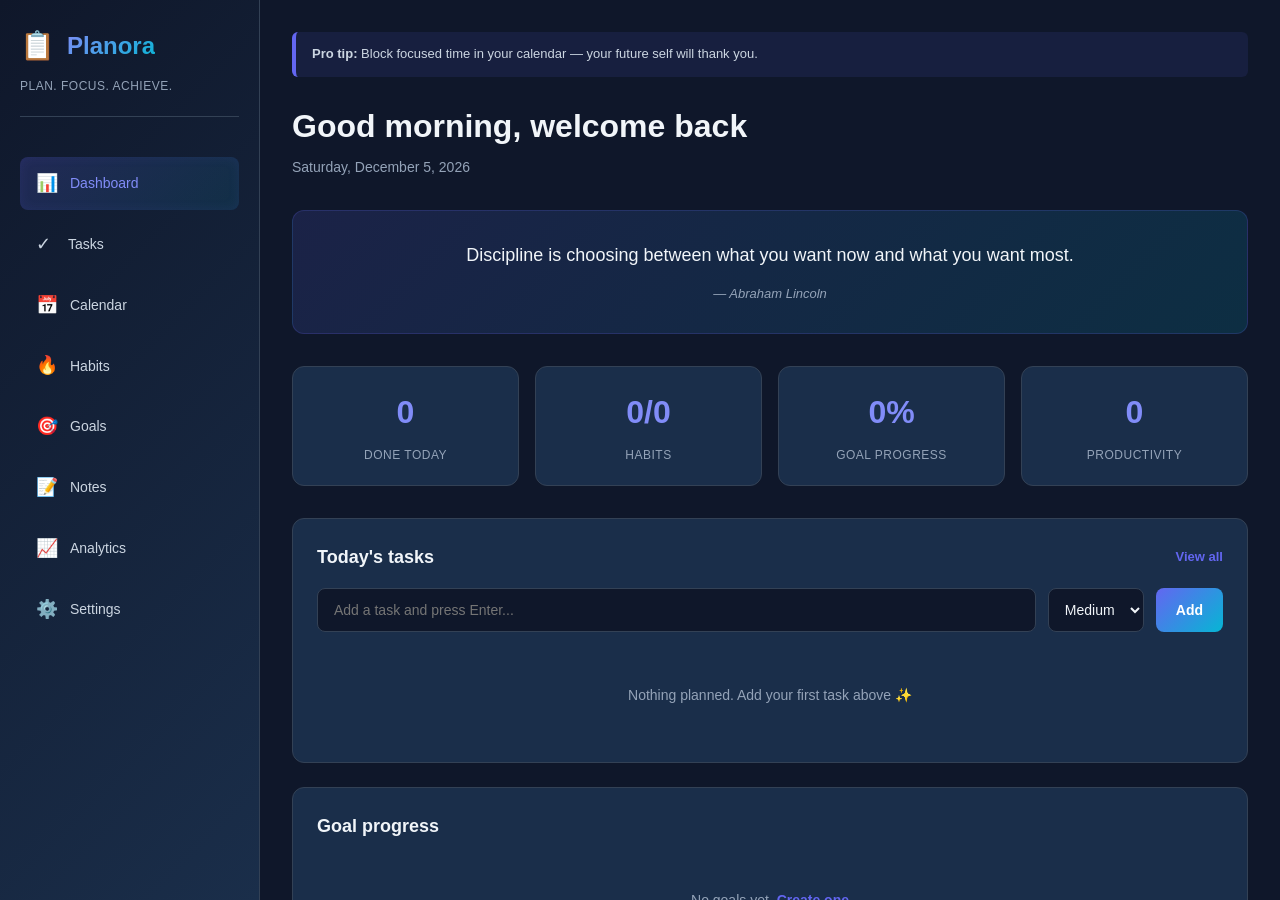
<file: index.html>
<!DOCTYPE html>
<html lang="en">
<head>
    <meta charset="UTF-8">
    <meta name="viewport" content="width=device-width, initial-scale=1.0">
    <meta name="description" content="Planora - Your daily command center. Plan. Focus. Achieve.">
    <title>Planora — Plan. Focus. Achieve.</title>
    <link rel="stylesheet" href="style.css">
</head>
<body>
    <div class="container">
        <!-- SIDEBAR -->
        <aside class="sidebar">
            <div class="sidebar-header">
                <div class="logo">
                    <span class="logo-icon">📋</span>
                    <h1>Planora</h1>
                </div>
                <p class="tagline">Plan. Focus. Achieve.</p>
            </div>

            <nav class="sidebar-nav">
                <a href="#dashboard" class="nav-item active" data-page="dashboard">
                    <span class="nav-icon">📊</span>
                    <span class="nav-text">Dashboard</span>
                </a>
                <a href="#tasks" class="nav-item" data-page="tasks">
                    <span class="nav-icon">✓</span>
                    <span class="nav-text">Tasks</span>
                </a>
                <a href="#calendar" class="nav-item" data-page="calendar">
                    <span class="nav-icon">📅</span>
                    <span class="nav-text">Calendar</span>
                </a>
                <a href="#habits" class="nav-item" data-page="habits">
                    <span class="nav-icon">🔥</span>
                    <span class="nav-text">Habits</span>
                </a>
                <a href="#goals" class="nav-item" data-page="goals">
                    <span class="nav-icon">🎯</span>
                    <span class="nav-text">Goals</span>
                </a>
                <a href="#notes" class="nav-item" data-page="notes">
                    <span class="nav-icon">📝</span>
                    <span class="nav-text">Notes</span>
                </a>
                <a href="#analytics" class="nav-item" data-page="analytics">
                    <span class="nav-icon">📈</span>
                    <span class="nav-text">Analytics</span>
                </a>
                <a href="#settings" class="nav-item" data-page="settings">
                    <span class="nav-icon">⚙️</span>
                    <span class="nav-text">Settings</span>
                </a>
            </nav>
        </aside>

        <!-- MAIN CONTENT -->
        <main class="main-content">
            <!-- DASHBOARD PAGE -->
            <div id="dashboard" class="page active">
                <!-- Pro Tip Banner -->
                <div class="pro-tip">
                    <p><strong>Pro tip:</strong> Block focused time in your calendar — your future self will thank you.</p>
                </div>

                <!-- Greeting Section -->
                <div class="greeting-section">
                    <h2 id="greeting">Good afternoon, welcome back</h2>
                    <p id="current-date">Thursday, June 18</p>
                </div>

                <!-- Quote Section -->
                <div class="quote-banner">
                    <p class="quote-text" id="daily-quote">Discipline is choosing between what you want now and what you want most.</p>
                    <p class="quote-author" id="quote-author">— Abraham Lincoln</p>
                </div>

                <!-- Stats Grid -->
                <div class="stats-grid">
                    <div class="stat-card">
                        <div class="stat-number" id="tasks-done">0</div>
                        <div class="stat-label">Done today</div>
                    </div>
                    <div class="stat-card">
                        <div class="stat-number" id="habits-count"><span id="habits-completed">0</span>/<span id="habits-total">0</span></div>
                        <div class="stat-label">Habits</div>
                    </div>
                    <div class="stat-card">
                        <div class="stat-number" id="goal-progress">0%</div>
                        <div class="stat-label">Goal progress</div>
                    </div>
                    <div class="stat-card">
                        <div class="stat-number" id="productivity">0</div>
                        <div class="stat-label">Productivity</div>
                    </div>
                </div>

                <!-- Today's Tasks -->
                <section class="section">
                    <div class="section-header">
                        <h3>Today's tasks</h3>
                        <a href="#tasks" class="view-all">View all</a>
                    </div>
                    <div class="task-input-group">
                        <input type="text" id="dashboard-task-input" class="task-input" placeholder="Add a task and press Enter...">
                        <select id="dashboard-task-priority" class="task-priority">
                            <option value="Medium">Medium</option>
                            <option value="Low">Low</option>
                            <option value="High">High</option>
                        </select>
                        <button id="dashboard-add-task" class="btn-add">Add</button>
                    </div>
                    <div id="dashboard-tasks-list" class="tasks-list">
                        <p class="empty-state">Nothing planned. Add your first task above ✨</p>
                    </div>
                </section>

                <!-- Goal Progress -->
                <section class="section">
                    <h3>Goal progress</h3>
                    <div id="dashboard-goals" class="goals-container">
                        <p class="empty-state">No goals yet. <a href="#goals" class="link">Create one</a></p>
                    </div>
                </section>

                <!-- Today's Habits -->
                <section class="section">
                    <h3>Today's habits</h3>
                    <div id="dashboard-habits" class="habits-container">
                        <p class="empty-state">Start tracking <a href="#habits" class="link">habits</a>.</p>
                    </div>
                </section>
            </div>

            <!-- TASKS PAGE -->
            <div id="tasks" class="page">
                <h2>Tasks</h2>
                <p class="page-subtitle" id="tasks-count">0 active · 0 completed</p>

                <div class="task-input-group">
                    <input type="text" id="task-input" class="task-input" placeholder="Add a task and press Enter...">
                    <select id="task-priority" class="task-priority">
                        <option value="Medium">Medium</option>
                        <option value="Low">Low</option>
                        <option value="High">High</option>
                    </select>
                    <button id="add-task-btn" class="btn-add">Add</button>
                </div>

                <div class="task-filters">
                    <button class="filter-btn active" data-filter="all">All</button>
                    <button class="filter-btn" data-filter="active">Active</button>
                    <button class="filter-btn" data-filter="done">Done</button>
                    <button class="filter-btn" data-filter="urgent">Urgent</button>
                </div>

                <div id="tasks-list" class="tasks-list">
                    <p class="empty-state">No tasks yet. Create one above!</p>
                </div>
            </div>

            <!-- CALENDAR PAGE -->
            <div id="calendar" class="page">
                <h2>Calendar</h2>
                <p class="page-subtitle">Plan your days ahead</p>

                <div class="calendar-container">
                    <div class="calendar-header">
                        <button id="prev-month" class="btn-nav">←</button>
                        <h3 id="month-year">June 2026</h3>
                        <button id="next-month" class="btn-nav">→</button>
                    </div>

                    <div class="calendar-weekdays">
                        <div class="weekday">Sun</div>
                        <div class="weekday">Mon</div>
                        <div class="weekday">Tue</div>
                        <div class="weekday">Wed</div>
                        <div class="weekday">Thu</div>
                        <div class="weekday">Fri</div>
                        <div class="weekday">Sat</div>
                    </div>

                    <div id="calendar-days" class="calendar-days">
                        <!-- Days will be generated by JavaScript -->
                    </div>
                </div>

                <div class="calendar-events">
                    <h3>Events for <span id="selected-date">Today</span></h3>
                    <div id="calendar-events-list" class="events-list">
                        <p class="empty-state">No events scheduled</p>
                    </div>
                </div>
            </div>

            <!-- HABITS PAGE -->
            <div id="habits" class="page">
                <h2>Habits</h2>
                <p class="page-subtitle">Build consistency, one day at a time</p>

                <div class="habit-input-group">
                    <input type="text" id="habit-input" class="habit-input" placeholder="Add a new habit...">
                    <button id="add-habit-btn" class="btn-add">Add Habit</button>
                </div>

                <div id="habits-list" class="habits-list">
                    <p class="empty-state">No habits yet. Start with one!</p>
                </div>
            </div>

            <!-- GOALS PAGE -->
            <div id="goals" class="page">
                <h2>Goals</h2>
                <p class="page-subtitle">Set your vision, track your progress</p>

                <div class="goal-input-group">
                    <input type="text" id="goal-input" class="goal-input" placeholder="What's your goal?">
                    <input type="date" id="goal-deadline" class="goal-deadline">
                    <button id="add-goal-btn" class="btn-add">Add Goal</button>
                </div>

                <div id="goals-list" class="goals-list">
                    <p class="empty-state">No goals yet. Dream big!</p>
                </div>
            </div>

            <!-- NOTES PAGE -->
            <div id="notes" class="page">
                <h2>Notes</h2>
                <p class="page-subtitle">Capture your thoughts and ideas</p>

                <div class="note-input-group">
                    <input type="text" id="note-title" class="note-title" placeholder="Note title...">
                    <textarea id="note-content" class="note-content" placeholder="Write your note here..."></textarea>
                    <button id="add-note-btn" class="btn-add">Save Note</button>
                </div>

                <div id="notes-list" class="notes-list">
                    <p class="empty-state">No notes yet. Start writing!</p>
                </div>
            </div>

            <!-- ANALYTICS PAGE -->
            <div id="analytics" class="page">
                <h2>Analytics</h2>
                <p class="page-subtitle">Track your productivity and progress</p>

                <div class="analytics-grid">
                    <div class="analytics-card">
                        <h3>Weekly Overview</h3>
                        <div id="weekly-chart" class="chart-placeholder">
                            <p>Tasks completed this week: <strong id="weekly-tasks">0</strong></p>
                        </div>
                    </div>

                    <div class="analytics-card">
                        <h3>Habit Completion</h3>
                        <div id="habit-chart" class="chart-placeholder">
                            <p>Active habits: <strong id="active-habits">0</strong></p>
                            <p>Completion rate: <strong id="habit-rate">0%</strong></p>
                        </div>
                    </div>

                    <div class="analytics-card">
                        <h3>Goal Progress</h3>
                        <div id="goal-chart" class="chart-placeholder">
                            <p>Total goals: <strong id="total-goals">0</strong></p>
                            <p>Completed: <strong id="completed-goals">0</strong></p>
                        </div>
                    </div>

                    <div class="analytics-card">
                        <h3>Monthly Stats</h3>
                        <div id="monthly-chart" class="chart-placeholder">
                            <p>Total tasks: <strong id="monthly-tasks">0</strong></p>
                            <p>Average daily tasks: <strong id="daily-avg">0</strong></p>
                        </div>
                    </div>
                </div>
            </div>

            <!-- SETTINGS PAGE -->
            <div id="settings" class="page">
                <h2>Settings</h2>
                <p class="page-subtitle">Make Planora yours</p>

                <section class="settings-section">
                    <h3>Appearance</h3>
                    <div class="setting-item">
                        <div class="setting-label">
                            <label for="dark-mode">Dark mode</label>
                            <p class="setting-description">Use a dimmer interface</p>
                        </div>
                        <input type="checkbox" id="dark-mode" class="toggle" checked>
                    </div>
                </section>

                <section class="settings-section">
                    <h3>AI Assistance</h3>
                    <div class="setting-item">
                        <div class="setting-label">
                            <label for="ai-suggestions">AI Suggestions</label>
                            <p class="setting-description">Smart suggestions to kickstart your day</p>
                        </div>
                        <input type="checkbox" id="ai-suggestions" class="toggle" checked>
                    </div>
                    <button id="suggest-tasks-btn" class="btn-secondary">Suggest 5 tasks</button>
                </section>

                <section class="settings-section">
                    <h3>Focus Mode</h3>
                    <div class="setting-item">
                        <div class="setting-label">
                            <label for="focus-timer">Pomodoro Timer (minutes)</label>
                        </div>
                        <input type="number" id="focus-timer" class="input-number" value="25" min="5" max="60">
                    </div>
                    <button id="start-focus-btn" class="btn-primary">Start Focus Session</button>
                </section>

                <section class="settings-section danger-zone">
                    <h3>Danger zone</h3>
                    <p><strong id="local-storage-count">0</strong> tasks stored locally on this device.</p>
                    <button id="clear-data-btn" class="btn-danger">Erase all data</button>
                </section>
            </div>
        </main>
    </div>

    <!-- Modal for Task Details -->
    <div id="task-modal" class="modal">
        <div class="modal-content">
            <span class="close-modal">&times;</span>
            <h3 id="modal-task-title">Task Details</h3>
            <div id="modal-task-content"></div>
        </div>
    </div>

    <script src="script.js"></script>
</body>
</html>
</file>
<file: style.css>
/* ===== ROOT VARIABLES ===== */
:root {
    --primary-color: #6366f1;
    --primary-dark: #4f46e5;
    --primary-light: #818cf8;
    --secondary-color: #06b6d4;
    --success-color: #10b981;
    --warning-color: #f59e0b;
    --danger-color: #ef4444;
    
    --dark-bg: #0f172a;
    --dark-bg-secondary: #1e293b;
    --dark-card: #1a2e4a;
    --dark-border: #334155;
    
    --text-primary: #f1f5f9;
    --text-secondary: #cbd5e1;
    --text-tertiary: #94a3b8;
    
    --transition: all 0.3s ease;
}

/* ===== GLOBAL STYLES ===== */
* {
    margin: 0;
    padding: 0;
    box-sizing: border-box;
}

html {
    scroll-behavior: smooth;
}

body {
    font-family: -apple-system, BlinkMacSystemFont, 'Segoe UI', Roboto, 'Helvetica Neue', Arial, sans-serif;
    background-color: var(--dark-bg);
    color: var(--text-primary);
    line-height: 1.6;
    overflow-x: hidden;
}

/* ===== CONTAINER LAYOUT ===== */
.container {
    display: flex;
    height: 100vh;
    background-color: var(--dark-bg);
}

/* ===== SIDEBAR ===== */
.sidebar {
    width: 260px;
    background: linear-gradient(135deg, #0f172a 0%, #1a2e4a 100%);
    border-right: 1px solid var(--dark-border);
    padding: 24px 20px;
    overflow-y: auto;
    position: fixed;
    height: 100vh;
    z-index: 100;
}

.sidebar-header {
    margin-bottom: 40px;
    padding-bottom: 20px;
    border-bottom: 1px solid var(--dark-border);
}

.logo {
    display: flex;
    align-items: center;
    gap: 12px;
    margin-bottom: 8px;
}

.logo-icon {
    font-size: 28px;
}

.logo h1 {
    font-size: 24px;
    font-weight: 700;
    background: linear-gradient(135deg, #818cf8, #06b6d4);
    -webkit-background-clip: text;
    -webkit-text-fill-color: transparent;
    background-clip: text;
}

.tagline {
    font-size: 12px;
    color: var(--text-tertiary);
    margin-top: 4px;
    text-transform: uppercase;
    letter-spacing: 0.5px;
}

/* Sidebar Navigation */
.sidebar-nav {
    display: flex;
    flex-direction: column;
    gap: 8px;
}

.nav-item {
    display: flex;
    align-items: center;
    gap: 12px;
    padding: 12px 16px;
    border-radius: 8px;
    color: var(--text-secondary);
    text-decoration: none;
    transition: var(--transition);
    cursor: pointer;
    font-size: 14px;
    font-weight: 500;
}

.nav-item:hover {
    background-color: rgba(99, 102, 241, 0.1);
    color: var(--primary-light);
}

.nav-item.active {
    background: linear-gradient(135deg, rgba(99, 102, 241, 0.2), rgba(6, 182, 212, 0.1));
    color: var(--primary-light);
    box-shadow: inset 0 0 12px rgba(99, 102, 241, 0.1);
}

.nav-icon {
    font-size: 18px;
    min-width: 20px;
}

.nav-text {
    flex: 1;
}

/* ===== MAIN CONTENT ===== */
.main-content {
    flex: 1;
    margin-left: 260px;
    overflow-y: auto;
    padding: 32px;
    background-color: var(--dark-bg);
}

.main-content::-webkit-scrollbar {
    width: 8px;
}

.main-content::-webkit-scrollbar-track {
    background: transparent;
}

.main-content::-webkit-scrollbar-thumb {
    background: var(--dark-border);
    border-radius: 4px;
}

.main-content::-webkit-scrollbar-thumb:hover {
    background: var(--text-tertiary);
}

/* ===== PAGES ===== */
.page {
    display: none;
    animation: fadeIn 0.3s ease;
}

.page.active {
    display: block;
}

@keyframes fadeIn {
    from {
        opacity: 0;
        transform: translateY(10px);
    }
    to {
        opacity: 1;
        transform: translateY(0);
    }
}

/* ===== DASHBOARD PAGE ===== */
.pro-tip {
    background: rgba(99, 102, 241, 0.1);
    border-left: 4px solid var(--primary-color);
    padding: 12px 16px;
    border-radius: 6px;
    margin-bottom: 24px;
    font-size: 13px;
    color: var(--text-secondary);
}

.greeting-section {
    margin-bottom: 32px;
}

.greeting-section h2 {
    font-size: 32px;
    font-weight: 700;
    margin-bottom: 4px;
    color: var(--text-primary);
}

.greeting-section p {
    font-size: 14px;
    color: var(--text-tertiary);
}

/* Quote Banner */
.quote-banner {
    background: linear-gradient(135deg, rgba(99, 102, 241, 0.15), rgba(6, 182, 212, 0.15));
    border: 1px solid rgba(99, 102, 241, 0.2);
    padding: 28px 24px;
    border-radius: 12px;
    margin-bottom: 32px;
    text-align: center;
}

.quote-text {
    font-size: 18px;
    font-weight: 500;
    color: var(--text-primary);
    margin-bottom: 12px;
    line-height: 1.8;
}

.quote-author {
    font-size: 13px;
    color: var(--text-tertiary);
    font-style: italic;
}

/* Stats Grid */
.stats-grid {
    display: grid;
    grid-template-columns: repeat(auto-fit, minmax(200px, 1fr));
    gap: 16px;
    margin-bottom: 32px;
}

.stat-card {
    background: var(--dark-card);
    border: 1px solid var(--dark-border);
    padding: 20px;
    border-radius: 12px;
    text-align: center;
    transition: var(--transition);
}

.stat-card:hover {
    border-color: var(--primary-color);
    background: linear-gradient(135deg, rgba(99, 102, 241, 0.05), rgba(6, 182, 212, 0.05));
}

.stat-number {
    font-size: 32px;
    font-weight: 700;
    color: var(--primary-light);
    margin-bottom: 8px;
}

.stat-label {
    font-size: 12px;
    color: var(--text-tertiary);
    text-transform: uppercase;
    letter-spacing: 0.5px;
}

/* ===== SECTIONS ===== */
.section {
    background: var(--dark-card);
    border: 1px solid var(--dark-border);
    padding: 24px;
    border-radius: 12px;
    margin-bottom: 24px;
}

.section h3 {
    font-size: 18px;
    font-weight: 600;
    margin-bottom: 16px;
    color: var(--text-primary);
}

.section-header {
    display: flex;
    justify-content: space-between;
    align-items: center;
    margin-bottom: 16px;
}

.section-header h3 {
    margin: 0;
}

.view-all {
    color: var(--primary-color);
    text-decoration: none;
    font-size: 13px;
    font-weight: 600;
    transition: var(--transition);
}

.view-all:hover {
    color: var(--primary-light);
}

/* ===== FORMS & INPUTS ===== */
.task-input-group,
.habit-input-group,
.goal-input-group,
.note-input-group {
    display: flex;
    gap: 12px;
    margin-bottom: 20px;
}

.task-input,
.habit-input,
.goal-input,
.note-title,
.note-content {
    flex: 1;
    background: var(--dark-bg);
    border: 1px solid var(--dark-border);
    color: var(--text-primary);
    padding: 12px 16px;
    border-radius: 8px;
    font-size: 14px;
    transition: var(--transition);
}

.task-input:focus,
.habit-input:focus,
.goal-input:focus,
.note-title:focus,
.note-content:focus {
    outline: none;
    border-color: var(--primary-color);
    background: rgba(99, 102, 241, 0.05);
    box-shadow: 0 0 0 3px rgba(99, 102, 241, 0.1);
}

.task-priority,
.goal-deadline {
    background: var(--dark-bg);
    border: 1px solid var(--dark-border);
    color: var(--text-primary);
    padding: 12px 12px;
    border-radius: 8px;
    font-size: 14px;
    cursor: pointer;
    transition: var(--transition);
}

.task-priority:focus,
.goal-deadline:focus {
    outline: none;
    border-color: var(--primary-color);
}

.note-content {
    resize: vertical;
    min-height: 150px;
    font-family: 'Courier New', monospace;
}

/* ===== BUTTONS ===== */
.btn-add,
.btn-primary,
.btn-secondary,
.btn-danger,
.btn-nav {
    padding: 10px 20px;
    border: none;
    border-radius: 8px;
    font-size: 14px;
    font-weight: 600;
    cursor: pointer;
    transition: var(--transition);
    white-space: nowrap;
}

.btn-add,
.btn-primary {
    background: linear-gradient(135deg, var(--primary-color), var(--secondary-color));
    color: white;
}

.btn-add:hover,
.btn-primary:hover {
    transform: translateY(-2px);
    box-shadow: 0 8px 16px rgba(99, 102, 241, 0.3);
}

.btn-secondary {
    background: transparent;
    border: 1px solid var(--primary-color);
    color: var(--primary-color);
}

.btn-secondary:hover {
    background: rgba(99, 102, 241, 0.1);
}

.btn-danger {
    background: rgba(239, 68, 68, 0.1);
    border: 1px solid var(--danger-color);
    color: var(--danger-color);
}

.btn-danger:hover {
    background: rgba(239, 68, 68, 0.2);
}

.btn-nav {
    width: 36px;
    height: 36px;
    padding: 0;
    display: flex;
    align-items: center;
    justify-content: center;
    background: var(--dark-bg);
    border: 1px solid var(--dark-border);
    color: var(--text-primary);
}

.btn-nav:hover {
    border-color: var(--primary-color);
}

/* ===== TASKS LIST ===== */
.tasks-list,
.habits-list,
.goals-list,
.notes-list {
    display: flex;
    flex-direction: column;
    gap: 12px;
}

.task-item,
.habit-item,
.goal-item,
.note-item {
    background: var(--dark-bg);
    border: 1px solid var(--dark-border);
    padding: 16px;
    border-radius: 8px;
    display: flex;
    align-items: flex-start;
    gap: 12px;
    transition: var(--transition);
    cursor: pointer;
}

.task-item:hover,
.habit-item:hover,
.goal-item:hover,
.note-item:hover {
    border-color: var(--primary-color);
    background: rgba(99, 102, 241, 0.05);
}

.task-item.completed .task-text {
    text-decoration: line-through;
    color: var(--text-tertiary);
}

.checkbox {
    width: 20px;
    height: 20px;
    border: 2px solid var(--dark-border);
    border-radius: 4px;
    cursor: pointer;
    transition: var(--transition);
    flex-shrink: 0;
    margin-top: 2px;
}

.checkbox:checked {
    background: var(--success-color);
    border-color: var(--success-color);
}

.task-content {
    flex: 1;
}

.task-text {
    font-size: 14px;
    color: var(--text-primary);
    margin-bottom: 4px;
}

.task-meta {
    display: flex;
    gap: 8px;
    font-size: 12px;
    color: var(--text-tertiary);
}

.priority-badge {
    padding: 2px 8px;
    border-radius: 4px;
    font-size: 11px;
    font-weight: 600;
}

.priority-high {
    background: rgba(239, 68, 68, 0.2);
    color: var(--danger-color);
}

.priority-medium {
    background: rgba(245, 158, 11, 0.2);
    color: var(--warning-color);
}

.priority-low {
    background: rgba(16, 185, 129, 0.2);
    color: var(--success-color);
}

.delete-btn,
.edit-btn {
    background: none;
    border: none;
    color: var(--text-tertiary);
    cursor: pointer;
    font-size: 16px;
    transition: var(--transition);
    padding: 4px;
}

.delete-btn:hover {
    color: var(--danger-color);
}

.edit-btn:hover {
    color: var(--primary-color);
}

/* ===== FILTERS ===== */
.task-filters {
    display: flex;
    gap: 8px;
    margin-bottom: 20px;
    flex-wrap: wrap;
}

.filter-btn {
    padding: 8px 16px;
    border: 1px solid var(--dark-border);
    background: transparent;
    color: var(--text-secondary);
    border-radius: 6px;
    cursor: pointer;
    font-size: 13px;
    font-weight: 600;
    transition: var(--transition);
}

.filter-btn.active {
    background: var(--primary-color);
    border-color: var(--primary-color);
    color: white;
}

.filter-btn:hover {
    border-color: var(--primary-color);
    color: var(--primary-light);
}

/* ===== CALENDAR ===== */
.calendar-container {
    background: var(--dark-bg);
    border: 1px solid var(--dark-border);
    border-radius: 12px;
    padding: 20px;
    margin-bottom: 24px;
}

.calendar-header {
    display: flex;
    justify-content: space-between;
    align-items: center;
    margin-bottom: 24px;
}

.calendar-header h3 {
    font-size: 16px;
    font-weight: 600;
    color: var(--text-primary);
}

.calendar-weekdays {
    display: grid;
    grid-template-columns: repeat(7, 1fr);
    gap: 8px;
    margin-bottom: 12px;
}

.weekday {
    text-align: center;
    font-size: 12px;
    font-weight: 600;
    color: var(--text-tertiary);
    padding: 8px;
}

.calendar-days {
    display: grid;
    grid-template-columns: repeat(7, 1fr);
    gap: 8px;
}

.calendar-day {
    aspect-ratio: 1;
    display: flex;
    align-items: center;
    justify-content: center;
    border: 1px solid var(--dark-border);
    border-radius: 6px;
    font-size: 13px;
    cursor: pointer;
    transition: var(--transition);
    color: var(--text-secondary);
}

.calendar-day:hover {
    border-color: var(--primary-color);
    background: rgba(99, 102, 241, 0.1);
}

.calendar-day.other-month {
    color: var(--text-tertiary);
    opacity: 0.5;
}

.calendar-day.today {
    background: var(--primary-color);
    color: white;
    font-weight: 600;
    border-color: var(--primary-color);
}

.calendar-day.selected {
    background: rgba(99, 102, 241, 0.2);
    border-color: var(--primary-color);
}

.calendar-events {
    background: var(--dark-bg);
    border: 1px solid var(--dark-border);
    border-radius: 12px;
    padding: 20px;
}

.calendar-events h3 {
    font-size: 16px;
    font-weight: 600;
    margin-bottom: 16px;
    color: var(--text-primary);
}

.events-list {
    display: flex;
    flex-direction: column;
    gap: 12px;
}

.event-item {
    background: var(--dark-card);
    border-left: 4px solid var(--primary-color);
    padding: 12px 16px;
    border-radius: 6px;
    font-size: 14px;
    color: var(--text-primary);
}

/* ===== HABITS ===== */
.habit-item {
    display: flex;
    align-items: center;
    gap: 12px;
}

.habit-info {
    flex: 1;
}

.habit-name {
    font-size: 14px;
    font-weight: 600;
    color: var(--text-primary);
    margin-bottom: 4px;
}

.habit-streak {
    font-size: 12px;
    color: var(--text-tertiary);
}

.streak-badge {
    background: rgba(245, 158, 11, 0.2);
    color: var(--warning-color);
    padding: 2px 8px;
    border-radius: 4px;
    font-weight: 600;
}

/* ===== GOALS ===== */
.goal-item {
    display: flex;
    align-items: center;
    gap: 12px;
}

.goal-info {
    flex: 1;
}

.goal-title {
    font-size: 14px;
    font-weight: 600;
    color: var(--text-primary);
    margin-bottom: 8px;
}

.progress-bar {
    width: 100%;
    height: 6px;
    background: var(--dark-border);
    border-radius: 3px;
    overflow: hidden;
}

.progress-fill {
    height: 100%;
    background: linear-gradient(90deg, var(--primary-color), var(--secondary-color));
    transition: width 0.3s ease;
}

.goal-deadline {
    font-size: 12px;
    color: var(--text-tertiary);
    margin-top: 4px;
}

/* ===== NOTES ===== */
.note-item {
    flex-direction: column;
    align-items: flex-start;
}

.note-title-display {
    font-size: 14px;
    font-weight: 600;
    color: var(--text-primary);
    margin-bottom: 8px;
}

.note-preview {
    font-size: 13px;
    color: var(--text-secondary);
    line-height: 1.5;
    margin-bottom: 12px;
}

.note-date {
    font-size: 12px;
    color: var(--text-tertiary);
}

/* ===== ANALYTICS ===== */
.analytics-grid {
    display: grid;
    grid-template-columns: repeat(auto-fit, minmax(280px, 1fr));
    gap: 20px;
}

.analytics-card {
    background: var(--dark-card);
    border: 1px solid var(--dark-border);
    padding: 24px;
    border-radius: 12px;
}

.analytics-card h3 {
    font-size: 16px;
    font-weight: 600;
    margin-bottom: 16px;
    color: var(--text-primary);
}

.chart-placeholder {
    background: var(--dark-bg);
    border: 1px dashed var(--dark-border);
    padding: 24px;
    border-radius: 8px;
    text-align: center;
}

.chart-placeholder p {
    font-size: 13px;
    color: var(--text-secondary);
    margin-bottom: 8px;
}

.chart-placeholder strong {
    color: var(--primary-light);
}

/* ===== SETTINGS ===== */
.settings-section {
    background: var(--dark-bg);
    border: 1px solid var(--dark-border);
    padding: 20px;
    border-radius: 12px;
    margin-bottom: 20px;
}

.settings-section h3 {
    font-size: 16px;
    font-weight: 600;
    margin-bottom: 16px;
    color: var(--text-primary);
}

.setting-item {
    display: flex;
    justify-content: space-between;
    align-items: center;
    padding: 12px 0;
    border-bottom: 1px solid var(--dark-border);
}

.setting-item:last-child {
    border-bottom: none;
    padding-bottom: 0;
}

.setting-label label {
    font-size: 14px;
    font-weight: 600;
    color: var(--text-primary);
    cursor: pointer;
}

.setting-description {
    font-size: 12px;
    color: var(--text-tertiary);
    margin-top: 4px;
}

.toggle {
    width: 50px;
    height: 28px;
    cursor: pointer;
}

.input-number {
    background: var(--dark-bg);
    border: 1px solid var(--dark-border);
    color: var(--text-primary);
    padding: 8px 12px;
    border-radius: 6px;
    width: 100px;
    text-align: center;
}

.danger-zone {
    border: 1px solid rgba(239, 68, 68, 0.3);
    background: rgba(239, 68, 68, 0.05);
}

.danger-zone h3 {
    color: var(--danger-color);
}

/* ===== EMPTY STATE ===== */
.empty-state {
    text-align: center;
    padding: 32px 16px;
    color: var(--text-tertiary);
    font-size: 14px;
}

.empty-state .link {
    color: var(--primary-color);
    text-decoration: none;
    font-weight: 600;
}

.empty-state .link:hover {
    color: var(--primary-light);
    text-decoration: underline;
}

/* ===== MODAL ===== */
.modal {
    display: none;
    position: fixed;
    z-index: 1000;
    left: 0;
    top: 0;
    width: 100%;
    height: 100%;
    background-color: rgba(0, 0, 0, 0.6);
    animation: fadeIn 0.3s ease;
}

.modal.active {
    display: flex;
    align-items: center;
    justify-content: center;
}

.modal-content {
    background: var(--dark-card);
    border: 1px solid var(--dark-border);
    padding: 32px;
    border-radius: 12px;
    max-width: 500px;
    width: 90%;
    max-height: 80vh;
    overflow-y: auto;
    position: relative;
}

.close-modal {
    position: absolute;
    right: 16px;
    top: 16px;
    font-size: 28px;
    font-weight: bold;
    color: var(--text-secondary);
    cursor: pointer;
    transition: var(--transition);
}

.close-modal:hover {
    color: var(--text-primary);
}

.modal-content h3 {
    margin-bottom: 16px;
    color: var(--text-primary);
}

/* ===== PAGE SUBTITLE ===== */
.page-subtitle {
    color: var(--text-tertiary);
    font-size: 14px;
    margin-bottom: 24px;
}

/* ===== RESPONSIVENESS ===== */
@media (max-width: 768px) {
    .sidebar {
        width: 200px;
        padding: 16px;
    }

    .main-content {
        margin-left: 200px;
        padding: 20px;
    }

    .greeting-section h2 {
        font-size: 24px;
    }

    .stats-grid {
        grid-template-columns: 1fr 1fr;
    }

    .analytics-grid {
        grid-template-columns: 1fr;
    }

    .task-input-group,
    .habit-input-group,
    .goal-input-group {
        flex-wrap: wrap;
    }

    .btn-add {
        width: 100%;
    }
}

@media (max-width: 600px) {
    .container {
        flex-direction: column;
    }

    .sidebar {
        width: 100%;
        height: auto;
        position: relative;
        padding: 12px;
        margin-bottom: 20px;
    }

    .sidebar-nav {
        flex-direction: row;
        flex-wrap: wrap;
        gap: 4px;
    }

    .nav-text {
        display: none;
    }

    .nav-item {
        padding: 8px;
        justify-content: center;
        flex: 1;
        min-width: 50px;
    }

    .main-content {
        margin-left: 0;
        padding: 16px;
    }

    .greeting-section h2 {
        font-size: 20px;
    }

    .stats-grid {
        grid-template-columns: 1fr;
    }

    .quote-banner {
        padding: 16px;
    }

    .quote-text {
        font-size: 16px;
    }

    .task-input-group {
        flex-direction: column;
    }

    .modal-content {
        width: 95%;
        padding: 20px;
    }
}

/* ===== ANIMATIONS ===== */
@keyframes slideIn {
    from {
        transform: translateX(-100%);
        opacity: 0;
    }
    to {
        transform: translateX(0);
        opacity: 1;
    }
}

@keyframes slideInUp {
    from {
        transform: translateY(20px);
        opacity: 0;
    }
    to {
        transform: translateY(0);
        opacity: 1;
    }
}

/* ===== UTILITY CLASSES ===== */
.hidden {
    display: none !important;
}

.text-center {
    text-align: center;
}

.mt-10 {
    margin-top: 10px;
}

.mb-20 {
    margin-bottom: 20px;
}

.gap-8 {
    gap: 8px;
}

/* ===== SCROLLBAR STYLING ===== */
::-webkit-scrollbar {
    width: 8px;
    height: 8px;
}

::-webkit-scrollbar-track {
    background: transparent;
}

::-webkit-scrollbar-thumb {
    background: var(--dark-border);
    border-radius: 4px;
}

::-webkit-scrollbar-thumb:hover {
    background: var(--text-tertiary);
}
</file>
